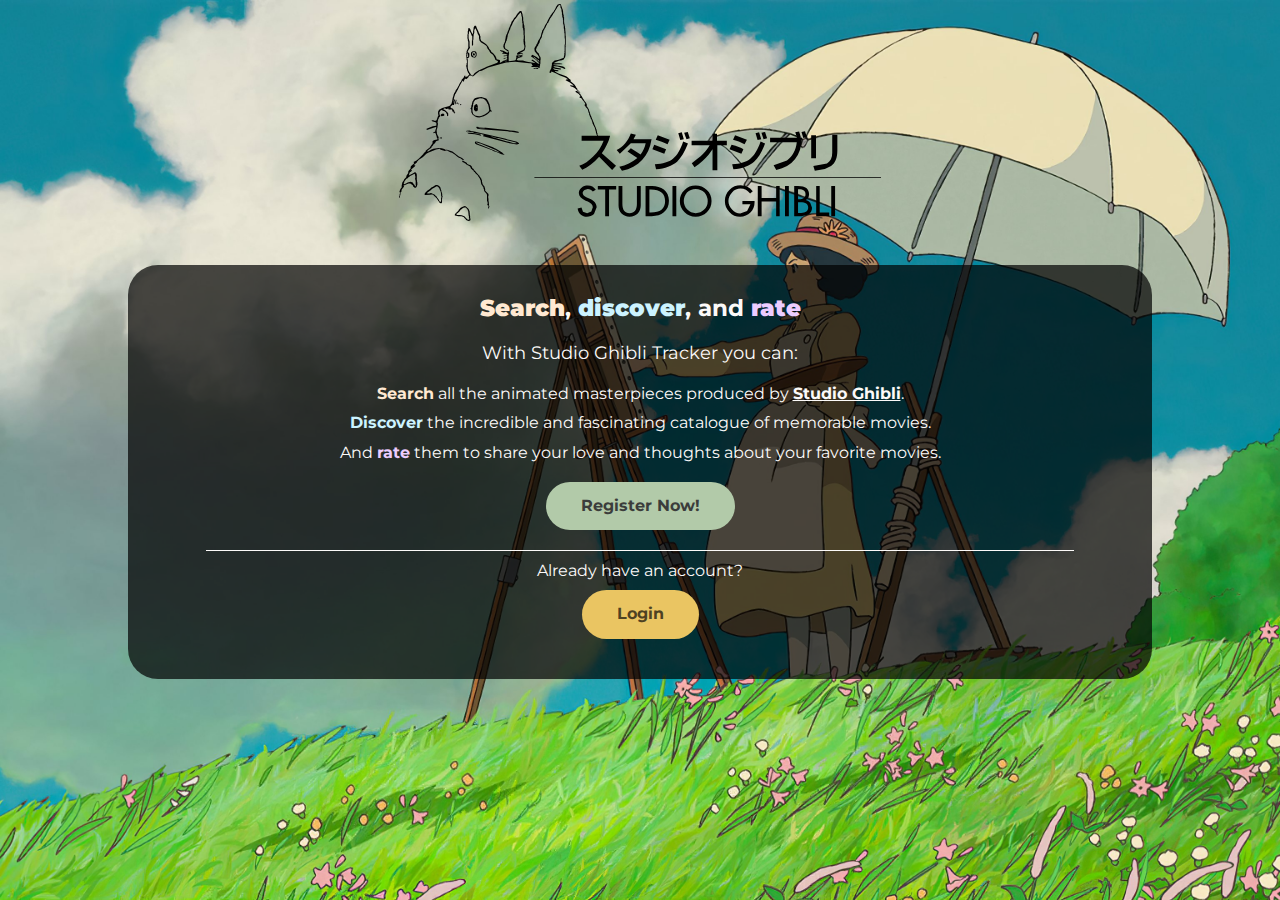
<file: index.html>
<!DOCTYPE html>
<html lang="en">
<head>
    <meta charset="UTF-8">
    <meta http-equiv="X-UA-Compatible" content="IE=edge">
    <meta name="viewport" content="width=device-width, initial-scale=1.0">
    <title>Ghibli Films Tracker</title>
    <link rel="stylesheet" href="../styles/normalize.css">
    <link rel="stylesheet" href="./index.css">
</head>
<body>
    <header class="header">
        <div class="logo-container">
            <img src="../assets/img/studio-ghibli-logo.svg" alt="Studi Ghibli Logo" class="ghibli-logo">
        </div>
    </header>

    <main class="main">
            <div class="card">
                <h2><strong class="strong-search">Search</strong>, <strong class="strong-discover">discover</strong>, and <strong class="strong-rate">rate</strong></h2>
                <h3>With Studio Ghibli Tracker you can:</h3>
                <div class="info-container">
                    <p><strong class="strong-search">Search</strong> all the animated masterpieces produced by <a class="studio-ghibli-link" href="https://www.ghibli.jp/" target="_blank">Studio Ghibli</a>.</p>
                    <p><strong class="strong-discover">Discover</strong> the incredible and fascinating catalogue of memorable movies.</p>
                    <p>And <strong class="strong-rate">rate</strong> them to share your love and thoughts about your favorite movies.</p>
                </div>
                <a class="button btn-register" href="./html/register.html">Register Now!</a>
                <hr>
                <div class="login-container">
                    <p>Already have an account?</p>
                    <a class="button btn-login" href="./html/login.html">Login</a>
                </div>
            </div>
    </main>
    <footer class="footer"></footer>
</body>
</html>
</file>
<file: index.css>
@import url('https://fonts.googleapis.com/css2?family=Montserrat:wght@400;500;600;700&display=swap');
:root{
    --lightColor: #FCFAF9;
    --darkColor: #4E4222;
    --blue: #339eb8;
    --yellow: #eac562;
    --green: #b2caa9;
    --pink: #FBA89D;
}
html {
    box-sizing: border-box;
    font-size: 62.5%;  /* 1rem = 10px*/
}
*, *:before, *:after {
    box-sizing: inherit;
    margin: 0;
    padding: 0;
}
h1, h2, h3 ,p{
    font-family: 'Montserrat', sans-serif;
    color: var(--lightColor);
    line-height: 1.2;
}
h1{
    font-size: 3.2rem;
    margin: 1rem 0;
}
h2{
    font-size: 2.3rem;
    margin: 1rem 0;
}
h3{
    font-size: 1.8rem;
    margin: 1rem 0;
    font-weight: 400;
}
p {
    font-size: 1.6rem;
}
a{
    text-decoration: none;
}

/*header*/
body{
    background: url(./assets/img/main-image.jpg) center no-repeat;
    background-size: cover;
}
.logo-container{
    width: 85%;
    height: 38vh;
    margin: auto;
}
.ghibli-logo{
    width: 100%;
    height: 100%;
    object-fit: contain;
}
/*main*/
.main{
    display: flex;
    flex-direction: column;
    align-items: center;
}
.main-title{
    width: 70%;
    text-align: center;
}
.card{
    display: flex;
    flex-direction: column;
    align-items: center;
    margin: 2rem 0;
    width: 93%;
    background-color: rgba(0, 0, 0, 0.7);
    border-radius: 2rem;
    padding: 1.5rem;
    text-align: center;
}
.info-container p{
    text-align: left;
    margin-top: 1rem;
}
.studio-ghibli-link{
    color: var(--lightColor);
    text-decoration: underline;
    font-weight: 700;
}
.studio-ghibli-link:visited{
    color: var(--lightColor);
}
.strong-search{
    color: #FFE9D2;
}
.strong-discover{
    color: #CCF3FF;
}
.strong-rate{
    color: #ECCCFF;
}
hr{
    width: 90%;
    border: none;
    border-bottom: 1px solid var(--lightColor);
}
.button{
    padding: 1.5rem 3.5rem;
    border-radius: 3rem;
    margin-top: 2rem;
    margin: 2rem 0;
    font-size: 1.6rem;
    font-family: 'Montserrat', sans-serif;
    font-weight: 700;
}
.btn-register{
    background-color: var(--green);
    color: #3B3D3B;
}
.btn-login{
    margin-top: 1rem;
    background-color: var(--yellow);
    color: var(--darkColor);
}
.login-container{
    margin-top: 1rem;
    display: flex;
    flex-direction: column;
    align-items: center;
}

/*Tablet media queries*/
@media screen and (min-width: 768px){
    /*header*/
    .logo-container{
        height: 25vh;
    }
    /*card*/
    body{
        height: 100vh;
    }
    .card{
        width: 80%;
        border-radius: 3rem;
        padding: 2rem 3rem;
        margin: 4rem auto;
    }
    .info-container p{
        text-align: center;
    }
}
</file>
